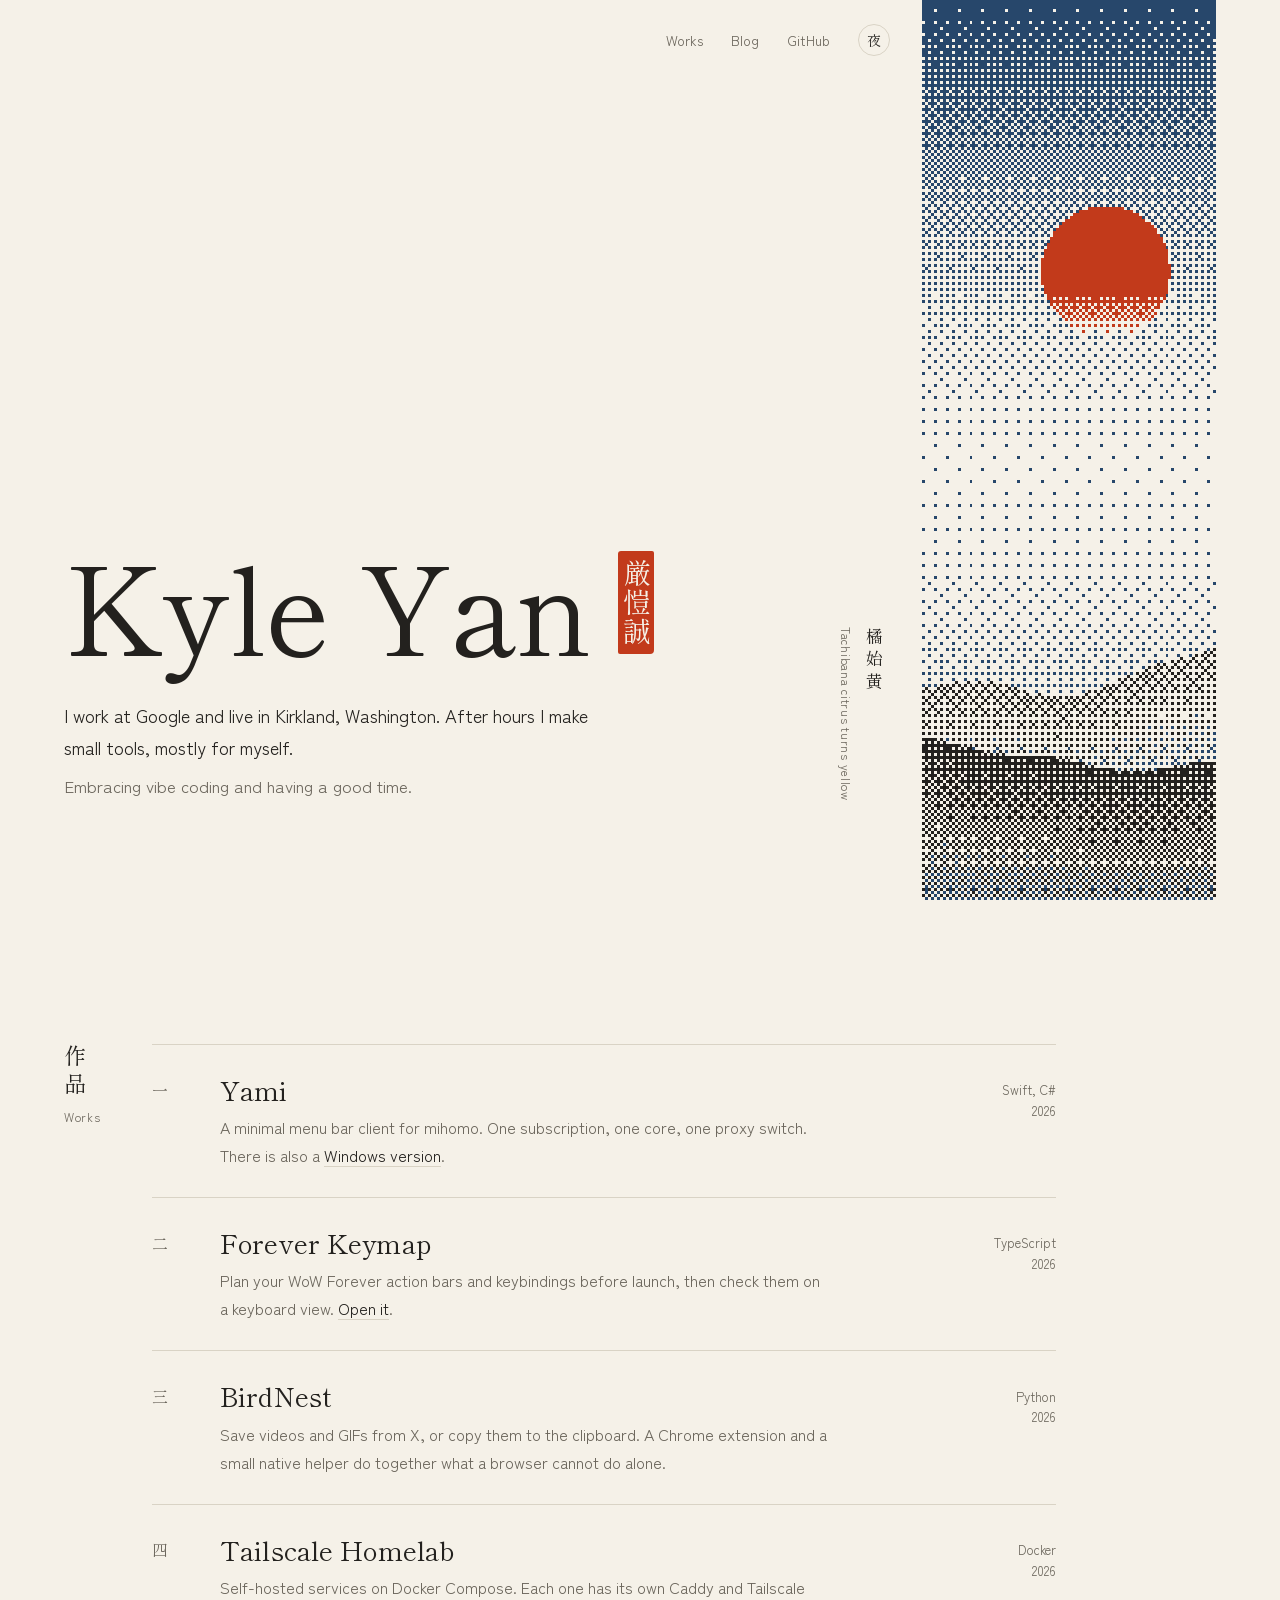
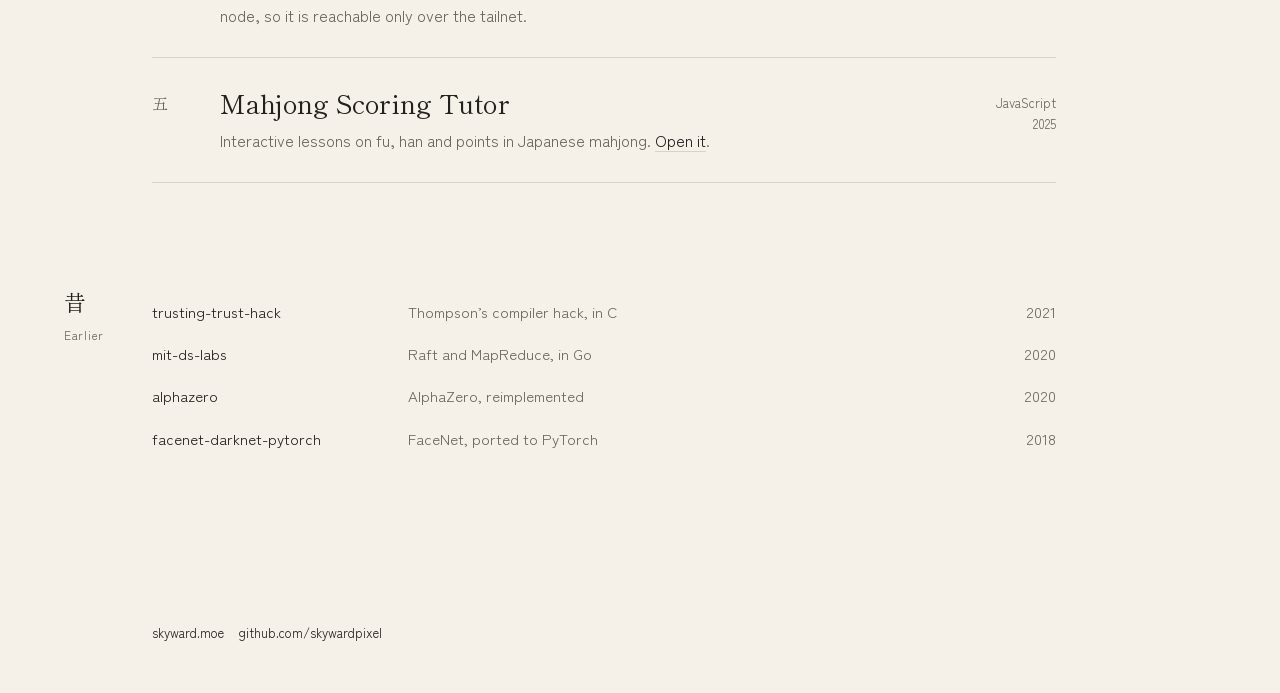
<file: index.html>
<!DOCTYPE html>
<html lang="en">
<head>
<meta charset="utf-8">
<meta name="viewport" content="width=device-width, initial-scale=1">
<title>Kyle Yan</title>
<meta name="description" content="Kyle Yan builds small, quiet tools. Based in Kirkland, Washington.">
<meta name="theme-color" content="#F5F1E8" media="(prefers-color-scheme: light)">
<meta name="theme-color" content="#14161B" media="(prefers-color-scheme: dark)">
<link rel="icon" href="favicon.svg" type="image/svg+xml">
<link rel="preload" href="fonts/shippori-mincho-400.woff2" as="font" type="font/woff2" crossorigin>
<script>
  // Runs before first paint so a saved theme never flashes.
  (function () {
    var saved = null;
    try { saved = localStorage.getItem("theme"); } catch (e) {}
    var dark = saved ? saved === "dark" : matchMedia("(prefers-color-scheme: dark)").matches;
    document.documentElement.dataset.theme = dark ? "dark" : "light";
  })();
</script>
<link rel="stylesheet" href="style.css">
</head>
<body>

<header class="top">
  <nav aria-label="Main">
    <a href="#works">Works</a>
    <a href="https://skyward.moe">Blog</a>
    <a href="https://github.com/skywardpixel">GitHub</a>
    <button id="theme" class="theme" type="button" aria-label="Switch to dark mode" hidden>
      <span lang="ja" aria-hidden="true">夜</span>
    </button>
  </nav>
</header>

<main id="top">
  <section class="hero">
    <div class="hero-text">
      <h1>Kyle Yan<span class="seal" lang="ja" aria-hidden="true">厳愷誠</span></h1>
      <p class="lede">I work at Google and live in Kirkland, Washington. After hours I make small tools, mostly for myself.</p>
      <p class="aside">Embracing vibe coding and having a good time.</p>
    </div>

    <p class="season" id="season" hidden>
      <span class="season-ja" lang="ja" id="season-ja"></span>
      <span class="season-en" id="season-en"></span>
    </p>

    <div class="sky" aria-hidden="true">
      <canvas id="sky"></canvas>
    </div>
  </section>

  <section class="works" id="works" aria-labelledby="works-title">
    <h2 id="works-title"><span lang="ja" class="tate" aria-hidden="true">作品</span><span class="en">Works</span></h2>

    <ol class="list">
      <li class="row">
        <span class="num" lang="ja" aria-hidden="true">一</span>
        <div>
          <h3><a href="https://github.com/skywardpixel/Yami">Yami</a></h3>
          <p>A minimal menu bar client for mihomo. One subscription, one core, one proxy switch. There is also a <a class="inner" href="https://github.com/skywardpixel/WinYami">Windows version</a>.</p>
        </div>
        <span class="meta"><span>Swift, C#</span> <span>2026</span></span>
      </li>
      <li class="row">
        <span class="num" lang="ja" aria-hidden="true">二</span>
        <div>
          <h3><a href="https://github.com/skywardpixel/forever-keymap">Forever Keymap</a></h3>
          <p>Plan your WoW Forever action bars and keybindings before launch, then check them on a keyboard view. <a class="inner" href="https://forever-keymap.kyleyan.workers.dev">Open it</a>.</p>
        </div>
        <span class="meta"><span>TypeScript</span> <span>2026</span></span>
      </li>
      <li class="row">
        <span class="num" lang="ja" aria-hidden="true">三</span>
        <div>
          <h3><a href="https://github.com/skywardpixel/BirdNest">BirdNest</a></h3>
          <p>Save videos and GIFs from X, or copy them to the clipboard. A Chrome extension and a small native helper do together what a browser cannot do alone.</p>
        </div>
        <span class="meta"><span>Python</span> <span>2026</span></span>
      </li>
      <li class="row">
        <span class="num" lang="ja" aria-hidden="true">四</span>
        <div>
          <h3><a href="https://github.com/skywardpixel/tailscale-homelab">Tailscale Homelab</a></h3>
          <p>Self-hosted services on Docker Compose. Each one has its own Caddy and Tailscale node, so it is reachable only over the tailnet.</p>
        </div>
        <span class="meta"><span>Docker</span> <span>2026</span></span>
      </li>
      <li class="row">
        <span class="num" lang="ja" aria-hidden="true">五</span>
        <div>
          <h3><a href="https://github.com/skywardpixel/mahjong-scoring-tutor">Mahjong Scoring Tutor</a></h3>
          <p>Interactive lessons on fu, han and points in Japanese mahjong. <a class="inner" href="https://skywardpixel.github.io/mahjong-scoring-tutor/">Open it</a>.</p>
        </div>
        <span class="meta"><span>JavaScript</span> <span>2025</span></span>
      </li>
    </ol>

    <h2 class="earlier-title"><span lang="ja" class="tate" aria-hidden="true">昔</span><span class="en">Earlier</span></h2>
    <ul class="earlier">
      <li><a href="https://github.com/skywardpixel/trusting-trust-hack">trusting-trust-hack</a><span>Thompson’s compiler hack, in C</span><span class="year">2021</span></li>
      <li><a href="https://github.com/skywardpixel/mit-ds-labs">mit-ds-labs</a><span>Raft and MapReduce, in Go</span><span class="year">2020</span></li>
      <li><a href="https://github.com/skywardpixel/alphazero">alphazero</a><span>AlphaZero, reimplemented</span><span class="year">2020</span></li>
      <li><a href="https://github.com/skywardpixel/facenet-darknet-pytorch">facenet-darknet-pytorch</a><span>FaceNet, ported to PyTorch</span><span class="year">2018</span></li>
    </ul>
  </section>
</main>

<footer class="foot">
  <p><a href="https://skyward.moe">skyward.moe</a> &ensp; <a href="https://github.com/skywardpixel">github.com/skywardpixel</a></p>
</footer>

<script src="main.js"></script>
</body>
</html>
</file>
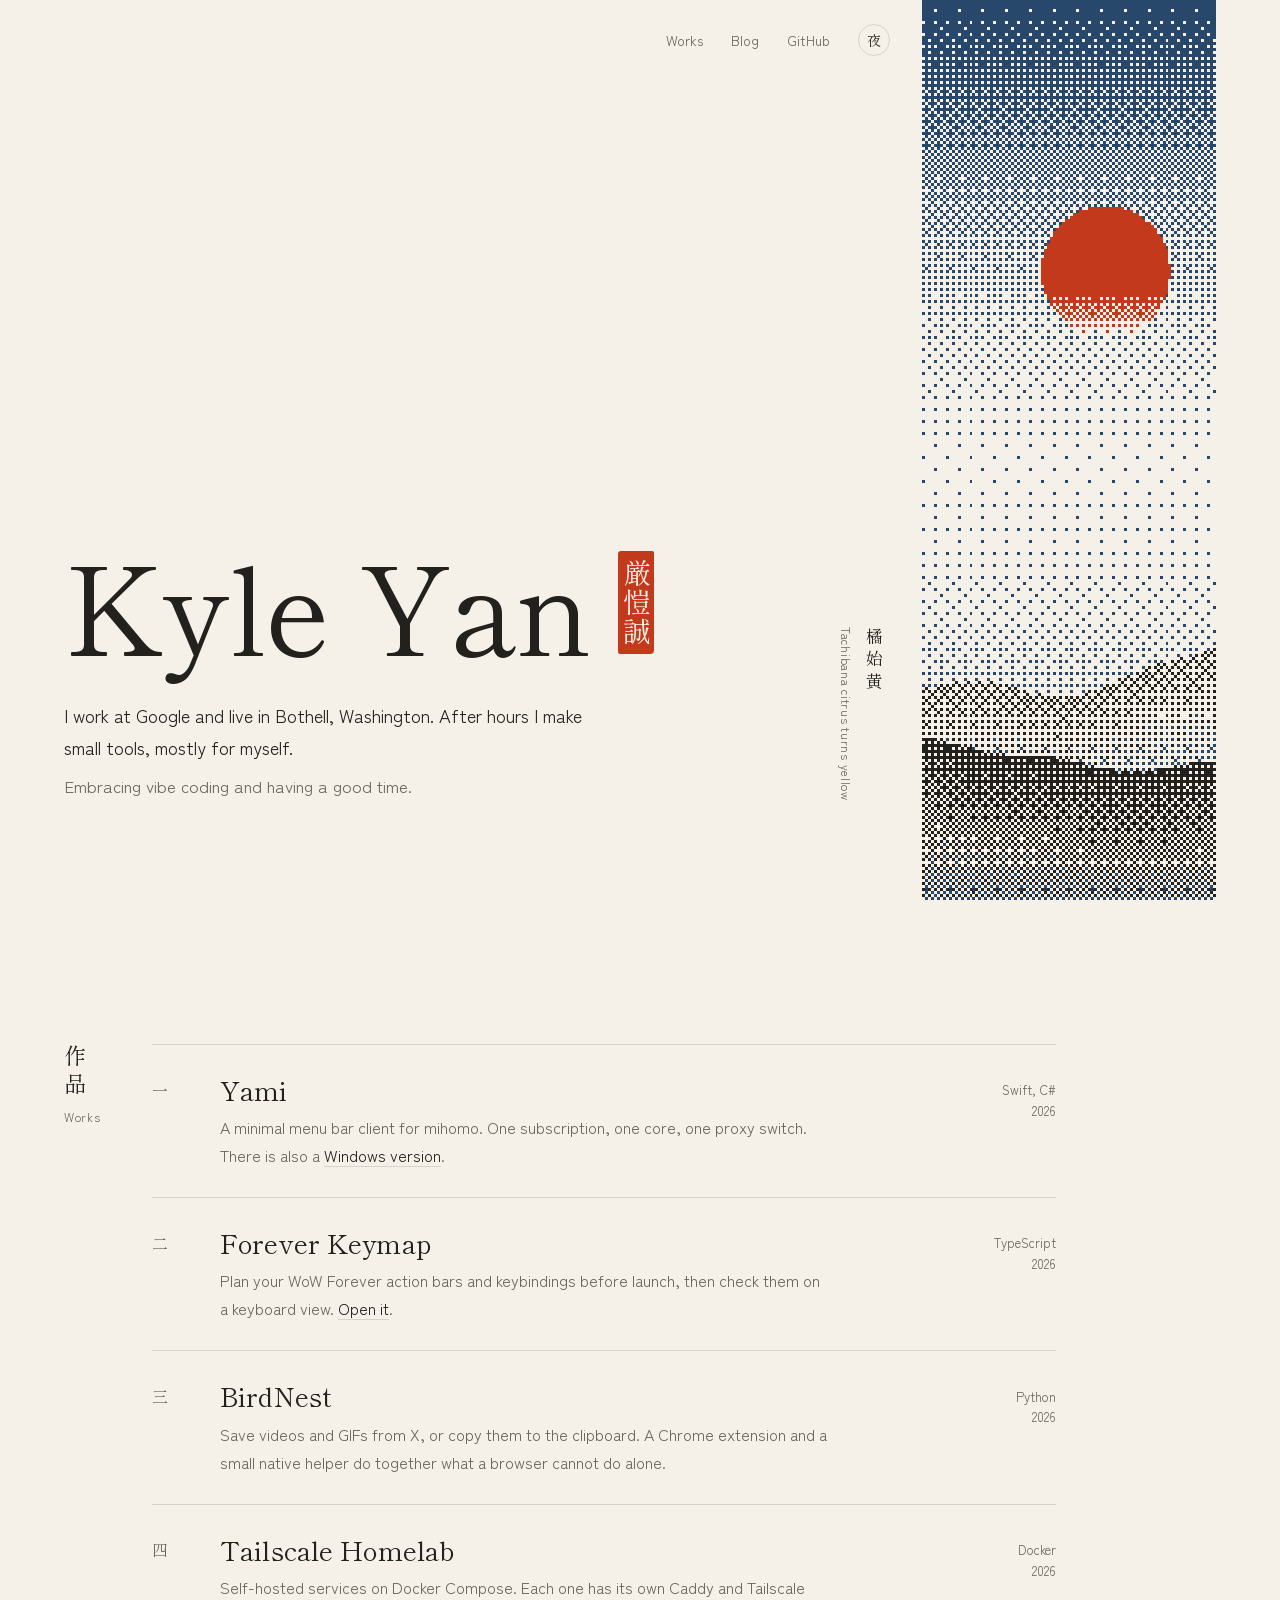
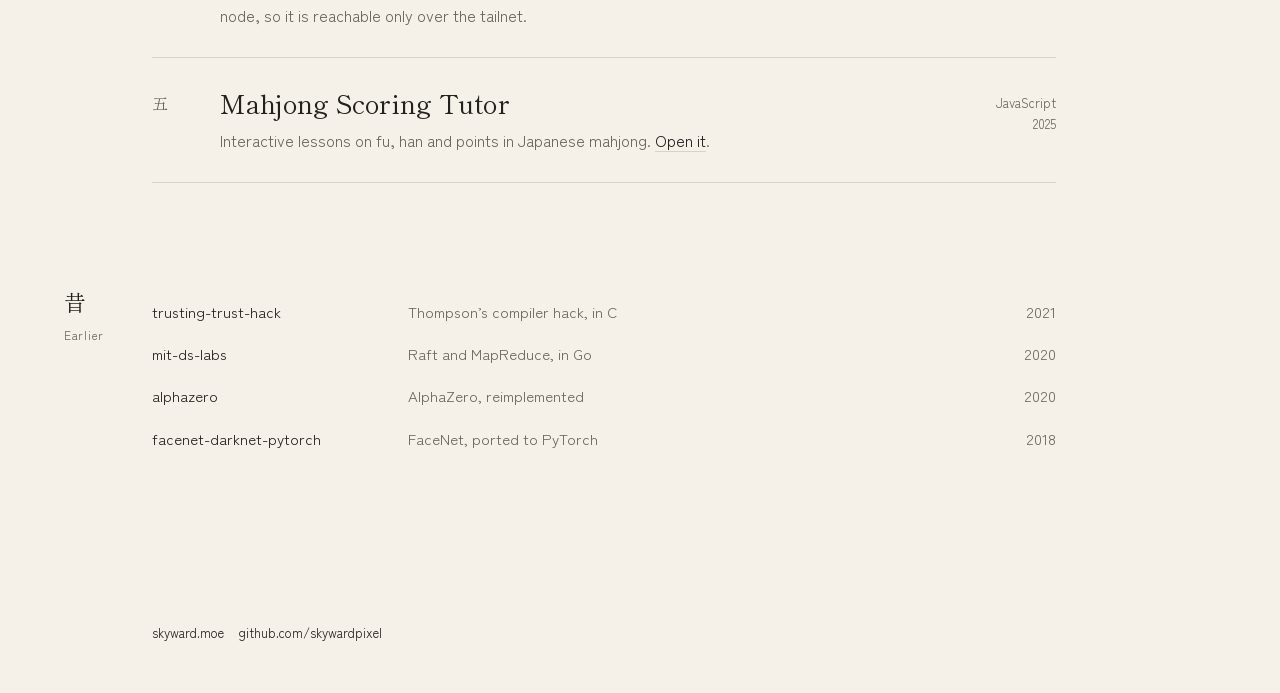
<file: public/index.html>
<!DOCTYPE html>
<html lang="en">
<head>
<meta charset="utf-8">
<meta name="viewport" content="width=device-width, initial-scale=1">
<title>Kyle Yan</title>
<meta name="description" content="Kyle Yan builds small, quiet tools. Based in Bothell, Washington.">
<meta name="theme-color" content="#F5F1E8" media="(prefers-color-scheme: light)">
<meta name="theme-color" content="#14161B" media="(prefers-color-scheme: dark)">
<link rel="icon" href="favicon.svg" type="image/svg+xml">
<link rel="preload" href="fonts/shippori-mincho-400.woff2" as="font" type="font/woff2" crossorigin>
<script>
  // Runs before first paint so a saved theme never flashes.
  (function () {
    var saved = null;
    try { saved = localStorage.getItem("theme"); } catch (e) {}
    var dark = saved ? saved === "dark" : matchMedia("(prefers-color-scheme: dark)").matches;
    document.documentElement.dataset.theme = dark ? "dark" : "light";
  })();
</script>
<link rel="stylesheet" href="style.css">
</head>
<body>

<header class="top">
  <nav aria-label="Main">
    <a href="#works">Works</a>
    <a href="https://skyward.moe">Blog</a>
    <a href="https://github.com/skywardpixel">GitHub</a>
    <button id="theme" class="theme" type="button" aria-label="Switch to dark mode" hidden>
      <span lang="ja" aria-hidden="true">夜</span>
    </button>
  </nav>
</header>

<main id="top">
  <section class="hero">
    <div class="hero-text">
      <h1>Kyle Yan<span class="seal" lang="ja" aria-hidden="true">厳愷誠</span></h1>
      <p class="lede">I work at Google and live in Bothell, Washington. After hours I make small tools, mostly for myself.</p>
      <p class="aside">Embracing vibe coding and having a good time.</p>
    </div>

    <p class="season" id="season" hidden>
      <span class="season-ja" lang="ja" id="season-ja"></span>
      <span class="season-en" id="season-en"></span>
    </p>

    <div class="sky" aria-hidden="true">
      <canvas id="sky"></canvas>
    </div>
  </section>

  <section class="works" id="works" aria-labelledby="works-title">
    <h2 id="works-title"><span lang="ja" class="tate" aria-hidden="true">作品</span><span class="en">Works</span></h2>

    <ol class="list">
      <li class="row">
        <span class="num" lang="ja" aria-hidden="true">一</span>
        <div>
          <h3><a href="https://github.com/skywardpixel/Yami">Yami</a></h3>
          <p>A minimal menu bar client for mihomo. One subscription, one core, one proxy switch. There is also a <a class="inner" href="https://github.com/skywardpixel/WinYami">Windows version</a>.</p>
        </div>
        <span class="meta"><span>Swift, C#</span> <span>2026</span></span>
      </li>
      <li class="row">
        <span class="num" lang="ja" aria-hidden="true">二</span>
        <div>
          <h3><a href="https://github.com/skywardpixel/forever-keymap">Forever Keymap</a></h3>
          <p>Plan your WoW Forever action bars and keybindings before launch, then check them on a keyboard view. <a class="inner" href="https://forever-keymap.kyleyan.workers.dev">Open it</a>.</p>
        </div>
        <span class="meta"><span>TypeScript</span> <span>2026</span></span>
      </li>
      <li class="row">
        <span class="num" lang="ja" aria-hidden="true">三</span>
        <div>
          <h3><a href="https://github.com/skywardpixel/BirdNest">BirdNest</a></h3>
          <p>Save videos and GIFs from X, or copy them to the clipboard. A Chrome extension and a small native helper do together what a browser cannot do alone.</p>
        </div>
        <span class="meta"><span>Python</span> <span>2026</span></span>
      </li>
      <li class="row">
        <span class="num" lang="ja" aria-hidden="true">四</span>
        <div>
          <h3><a href="https://github.com/skywardpixel/tailscale-homelab">Tailscale Homelab</a></h3>
          <p>Self-hosted services on Docker Compose. Each one has its own Caddy and Tailscale node, so it is reachable only over the tailnet.</p>
        </div>
        <span class="meta"><span>Docker</span> <span>2026</span></span>
      </li>
      <li class="row">
        <span class="num" lang="ja" aria-hidden="true">五</span>
        <div>
          <h3><a href="https://github.com/skywardpixel/mahjong-scoring-tutor">Mahjong Scoring Tutor</a></h3>
          <p>Interactive lessons on fu, han and points in Japanese mahjong. <a class="inner" href="https://skywardpixel.github.io/mahjong-scoring-tutor/">Open it</a>.</p>
        </div>
        <span class="meta"><span>JavaScript</span> <span>2025</span></span>
      </li>
    </ol>

    <h2 class="earlier-title"><span lang="ja" class="tate" aria-hidden="true">昔</span><span class="en">Earlier</span></h2>
    <ul class="earlier">
      <li><a href="https://github.com/skywardpixel/trusting-trust-hack">trusting-trust-hack</a><span>Thompson’s compiler hack, in C</span><span class="year">2021</span></li>
      <li><a href="https://github.com/skywardpixel/mit-ds-labs">mit-ds-labs</a><span>Raft and MapReduce, in Go</span><span class="year">2020</span></li>
      <li><a href="https://github.com/skywardpixel/alphazero">alphazero</a><span>AlphaZero, reimplemented</span><span class="year">2020</span></li>
      <li><a href="https://github.com/skywardpixel/facenet-darknet-pytorch">facenet-darknet-pytorch</a><span>FaceNet, ported to PyTorch</span><span class="year">2018</span></li>
    </ul>
  </section>
</main>

<footer class="foot">
  <p><a href="https://skyward.moe">skyward.moe</a> &ensp; <a href="https://github.com/skywardpixel">github.com/skywardpixel</a></p>
</footer>

<script src="main.js"></script>
</body>
</html>
</file>
<file: style.css>
@font-face {
  font-family: "Shippori Mincho";
  src: url("fonts/shippori-mincho-400.woff2") format("woff2");
  font-weight: 400;
  font-display: swap;
}
@font-face {
  font-family: "Zen Kaku Gothic New";
  src: url("fonts/zen-kaku-gothic-new-400.woff2") format("woff2");
  font-weight: 400;
  font-display: swap;
}
@font-face {
  font-family: "Zen Kaku Gothic New";
  src: url("fonts/zen-kaku-gothic-new-500.woff2") format("woff2");
  font-weight: 500;
  font-display: swap;
}

:root {
  --paper: #f5f1e8;
  --ink: #23211e;
  --muted: #6b665c;
  --line: #d9d3c5;
  --shu: #c23a1b;
  --seal-ink: #f5f1e8;
  --sky-ink: #27476b;
  --ridge-ink: #23211e;
  --disc-ink: #c23a1b;

  --mincho: "Shippori Mincho", "Hiragino Mincho ProN", "Yu Mincho", "Noto Serif CJK JP", serif;
  --gothic: "Zen Kaku Gothic New", "Hiragino Sans", "Yu Gothic", "Noto Sans CJK JP", sans-serif;
  --edge: clamp(1.5rem, 5vw, 4.5rem);
  color-scheme: light;
}

/* Used only when JS has not set a theme. */
@media (prefers-color-scheme: dark) {
  :root:not([data-theme]) {
    --paper: #14161b; --ink: #e8e3d6; --muted: #9c978a; --line: #2d3037;
    --shu: #e8694a; --seal-ink: #14161b; --sky-ink: #3a5b84; --ridge-ink: #5b6069; --disc-ink: #e8e3d6;
    color-scheme: dark;
  }
}
:root[data-theme="dark"] {
  --paper: #14161b; --ink: #e8e3d6; --muted: #9c978a; --line: #2d3037;
  --shu: #e8694a; --seal-ink: #14161b; --sky-ink: #3a5b84; --ridge-ink: #5b6069; --disc-ink: #e8e3d6;
  color-scheme: dark;
}

*, *::before, *::after { box-sizing: border-box; }

html {
  background: var(--paper);
  scroll-behavior: smooth;
  -webkit-text-size-adjust: 100%;
}

body {
  margin: 0;
  background: var(--paper);
  color: var(--ink);
  font: 400 1.0625rem/1.75 var(--gothic);
  font-feature-settings: "palt";
  -webkit-font-smoothing: antialiased;
  transition: background-color .5s ease, color .5s ease;
}

h1, h2, h3, p, ol, ul { margin: 0; padding: 0; font-weight: 400; }
ol, ul { list-style: none; }

a { color: inherit; text-decoration: none; }
:focus-visible { outline: 2px solid var(--shu); outline-offset: 3px; }

.tate {
  writing-mode: vertical-rl;
  font-family: var(--mincho);
  letter-spacing: .3em;
  line-height: 1;
}

/* Top line. It floats over the hero so the page opens on empty paper. */
.top {
  position: absolute;
  inset: 0 0 auto 0;
  z-index: 2;
  display: flex;
  justify-content: flex-end;
  align-items: center;
  padding: 1.5rem var(--edge);
  /* Stop short of the sky panel. */
  padding-right: calc(var(--edge) + var(--sky-w) + 2rem);
  font-size: .875rem;
  --sky-w: clamp(220px, 23vw, 340px);
}
.top nav { display: flex; align-items: center; gap: 1.75rem; color: var(--muted); }
.top nav a { transition: color .2s; }
.top nav a:hover { color: var(--shu); }

.theme {
  width: 2rem; height: 2rem;
  padding: 0;
  border: 1px solid var(--line);
  border-radius: 50%;
  background: none;
  color: var(--ink);
  font: 400 .875rem/1 var(--mincho);
  cursor: pointer;
  transition: border-color .2s, color .2s;
}
.theme:hover { border-color: var(--shu); color: var(--shu); }

/* Hero: text low on the left, wide empty paper above it, and a hanging-scroll
   sky on the right that runs off the top of the page. */
.hero {
  --sky-w: clamp(220px, 23vw, 340px);
  min-height: 100svh;
  display: grid;
  grid-template-columns: minmax(0, 1fr) auto var(--sky-w);
  column-gap: clamp(1.5rem, 3vw, 3rem);
  padding: 0 var(--edge);
}

.hero-text {
  align-self: end;
  padding-bottom: clamp(3rem, 11vh, 7rem);
  max-width: 34rem;
}

h1 {
  font: 400 clamp(3.5rem, 9.5vw, 8rem)/1 var(--mincho);
  letter-spacing: -.01em;
  white-space: nowrap;
}

.seal {
  /* A tall name seal, sized in its own em: a quarter of the heading. */
  display: inline-block;
  writing-mode: vertical-rl;
  font-size: .23em;
  margin-left: .95em;
  padding: .28em .14em;
  vertical-align: .05em;
  background: var(--shu);
  color: var(--seal-ink);
  border-radius: 3px 2px 4px 2px;
  line-height: 1;
  letter-spacing: .04em;
  white-space: nowrap;
}

.lede {
  margin-top: 2.25rem;
  font-size: 1.125rem;
}
.aside { margin-top: .5rem; color: var(--muted); }

.season {
  display: flex;
  flex-direction: row-reverse;
  align-items: flex-start;
  gap: .9rem;
  align-self: end;
  padding-bottom: clamp(3rem, 11vh, 7rem);
}
.season[hidden] { display: none; }
.season-ja {
  writing-mode: vertical-rl;
  font: 400 1.0625rem/1 var(--mincho);
  letter-spacing: .32em;
}
.season-en {
  writing-mode: vertical-rl;
  color: var(--muted);
  font-size: .75rem;
  line-height: 1;
  letter-spacing: .06em;
}

.sky { position: relative; min-height: 100%; }
.sky canvas {
  position: absolute;
  inset: 0;
  width: 100%; height: 100%;
  image-rendering: pixelated;
  animation: develop 1.6s ease both;
}
@keyframes develop { from { opacity: 0; } }

/* Works */
.works {
  display: grid;
  grid-template-columns: 5.5rem minmax(0, 1fr);
  row-gap: clamp(5rem, 12vh, 8rem);
  max-width: 70rem;
  padding: clamp(5rem, 16vh, 10rem) var(--edge) 0;
}
.works h2 {
  display: flex;
  flex-direction: column;
  align-items: flex-start;
  gap: .6rem;
  font-size: 1.375rem;
}
.works h2 .en {
  color: var(--muted);
  font: 400 .75rem/1 var(--gothic);
  letter-spacing: .06em;
}

.row {
  display: grid;
  grid-template-columns: 3.25rem minmax(0, 1fr) 6.5rem;
  gap: 0 1rem;
  padding: 1.75rem 0;
  border-top: 1px solid var(--line);
}
.row:last-child { border-bottom: 1px solid var(--line); }

.num {
  padding-top: .3rem;
  color: var(--muted);
  font: 400 1rem/1.5 var(--mincho);
}
.row h3 {
  font: 400 1.625rem/1.3 var(--mincho);
  letter-spacing: .005em;
}
.row h3 a { transition: color .2s; }
.row:hover h3 a, .row h3 a:focus-visible { color: var(--shu); }
.row p {
  margin-top: .4rem;
  max-width: 38rem;
  color: var(--muted);
  font-size: 1rem;
}
.inner {
  color: var(--ink);
  text-decoration: underline;
  text-decoration-color: var(--line);
  text-decoration-thickness: 1px;
  text-underline-offset: .22em;
  transition: text-decoration-color .2s;
}
.inner:hover { text-decoration-color: var(--shu); }

.meta {
  padding-top: .45rem;
  text-align: right;
  color: var(--muted);
  font-size: .8125rem;
  line-height: 1.6;
}

.meta span { display: block; }

.earlier li {
  display: grid;
  grid-template-columns: minmax(0, 15rem) minmax(0, 1fr) 3rem;
  gap: 0 1rem;
  padding: .5rem 0;
  font-size: .9375rem;
  color: var(--muted);
}
.earlier a { color: var(--ink); transition: color .2s; }
.earlier a:hover { color: var(--shu); }
.earlier .year { text-align: right; }

.foot {
  max-width: 70rem;
  margin-top: clamp(6rem, 18vh, 11rem);
  padding: 0 var(--edge) 3rem;
  padding-left: calc(var(--edge) + 5.5rem);
  color: var(--muted);
  font-size: .8125rem;
}
.foot a { color: var(--ink); white-space: nowrap; }
.foot a:hover { color: var(--shu); }

/* Narrow screens: the scroll becomes a short band on top of the page. */
@media (max-width: 760px) {
  .top { padding-right: var(--edge); }
  .hero {
    display: flex;
    flex-direction: column;
    min-height: 0;
    padding: 5rem 0 0;
  }
  .sky { order: -1; height: 44svh; min-height: 0; }
  .hero-text { padding: 2.5rem var(--edge) 0; align-self: auto; }
  .season {
    align-self: auto;
    flex-direction: column;
    gap: .4rem;
    padding: 2rem var(--edge) 0;
  }
  .season-ja, .season-en { writing-mode: horizontal-tb; }
  .season-en { line-height: 1.4; }

  .works { grid-template-columns: minmax(0, 1fr); row-gap: 1.5rem; }
  .works h2 { flex-direction: row; align-items: baseline; gap: .75rem; }
  .works h2 .tate { writing-mode: horizontal-tb; }
  .earlier-title { margin-top: 2.5rem; }
  .row { grid-template-columns: 2rem minmax(0, 1fr); }
  .meta { grid-column: 2; text-align: left; padding-top: .6rem; }
  .meta span { display: inline; }
  .meta span + span { margin-left: .75em; }
  .earlier li { grid-template-columns: minmax(0, 1fr) 3rem; }
  .earlier li span:not(.year) { grid-column: 1; grid-row: 2; }
  .earlier .year { grid-column: 2; grid-row: 1; }
  .foot { padding-left: var(--edge); }
}

@media (prefers-reduced-motion: reduce) {
  html { scroll-behavior: auto; }
  body { transition: none; }
  .sky canvas { animation: none; }
}
</file>
<file: public/style.css>
@font-face {
  font-family: "Shippori Mincho";
  src: url("fonts/shippori-mincho-400.woff2") format("woff2");
  font-weight: 400;
  font-display: swap;
}
@font-face {
  font-family: "Zen Kaku Gothic New";
  src: url("fonts/zen-kaku-gothic-new-400.woff2") format("woff2");
  font-weight: 400;
  font-display: swap;
}
@font-face {
  font-family: "Zen Kaku Gothic New";
  src: url("fonts/zen-kaku-gothic-new-500.woff2") format("woff2");
  font-weight: 500;
  font-display: swap;
}

:root {
  --paper: #f5f1e8;
  --ink: #23211e;
  --muted: #6b665c;
  --line: #d9d3c5;
  --shu: #c23a1b;
  --seal-ink: #f5f1e8;
  --sky-ink: #27476b;
  --ridge-ink: #23211e;
  --disc-ink: #c23a1b;

  --mincho: "Shippori Mincho", "Hiragino Mincho ProN", "Yu Mincho", "Noto Serif CJK JP", serif;
  --gothic: "Zen Kaku Gothic New", "Hiragino Sans", "Yu Gothic", "Noto Sans CJK JP", sans-serif;
  --edge: clamp(1.5rem, 5vw, 4.5rem);
  color-scheme: light;
}

/* Used only when JS has not set a theme. */
@media (prefers-color-scheme: dark) {
  :root:not([data-theme]) {
    --paper: #14161b; --ink: #e8e3d6; --muted: #9c978a; --line: #2d3037;
    --shu: #e8694a; --seal-ink: #14161b; --sky-ink: #3a5b84; --ridge-ink: #5b6069; --disc-ink: #e8e3d6;
    color-scheme: dark;
  }
}
:root[data-theme="dark"] {
  --paper: #14161b; --ink: #e8e3d6; --muted: #9c978a; --line: #2d3037;
  --shu: #e8694a; --seal-ink: #14161b; --sky-ink: #3a5b84; --ridge-ink: #5b6069; --disc-ink: #e8e3d6;
  color-scheme: dark;
}

*, *::before, *::after { box-sizing: border-box; }

html {
  background: var(--paper);
  scroll-behavior: smooth;
  -webkit-text-size-adjust: 100%;
}

body {
  margin: 0;
  background: var(--paper);
  color: var(--ink);
  font: 400 1.0625rem/1.75 var(--gothic);
  font-feature-settings: "palt";
  -webkit-font-smoothing: antialiased;
  transition: background-color .5s ease, color .5s ease;
}

h1, h2, h3, p, ol, ul { margin: 0; padding: 0; font-weight: 400; }
ol, ul { list-style: none; }

a { color: inherit; text-decoration: none; }
:focus-visible { outline: 2px solid var(--shu); outline-offset: 3px; }

.tate {
  writing-mode: vertical-rl;
  font-family: var(--mincho);
  letter-spacing: .3em;
  line-height: 1;
}

/* Top line. It floats over the hero so the page opens on empty paper. */
.top {
  position: absolute;
  inset: 0 0 auto 0;
  z-index: 2;
  display: flex;
  justify-content: flex-end;
  align-items: center;
  padding: 1.5rem var(--edge);
  /* Stop short of the sky panel. */
  padding-right: calc(var(--edge) + var(--sky-w) + 2rem);
  font-size: .875rem;
  --sky-w: clamp(220px, 23vw, 340px);
}
.top nav { display: flex; align-items: center; gap: 1.75rem; color: var(--muted); }
.top nav a { transition: color .2s; }
.top nav a:hover { color: var(--shu); }

.theme {
  width: 2rem; height: 2rem;
  padding: 0;
  border: 1px solid var(--line);
  border-radius: 50%;
  background: none;
  color: var(--ink);
  font: 400 .875rem/1 var(--mincho);
  cursor: pointer;
  transition: border-color .2s, color .2s;
}
.theme:hover { border-color: var(--shu); color: var(--shu); }

/* Hero: text low on the left, wide empty paper above it, and a hanging-scroll
   sky on the right that runs off the top of the page. */
.hero {
  --sky-w: clamp(220px, 23vw, 340px);
  min-height: 100svh;
  display: grid;
  grid-template-columns: minmax(0, 1fr) auto var(--sky-w);
  column-gap: clamp(1.5rem, 3vw, 3rem);
  padding: 0 var(--edge);
}

.hero-text {
  align-self: end;
  padding-bottom: clamp(3rem, 11vh, 7rem);
  max-width: 34rem;
}

h1 {
  font: 400 clamp(3.5rem, 9.5vw, 8rem)/1 var(--mincho);
  letter-spacing: -.01em;
  white-space: nowrap;
}

.seal {
  /* A tall name seal, sized in its own em: a quarter of the heading. */
  display: inline-block;
  writing-mode: vertical-rl;
  font-size: .23em;
  margin-left: .95em;
  padding: .28em .14em;
  vertical-align: .05em;
  background: var(--shu);
  color: var(--seal-ink);
  border-radius: 3px 2px 4px 2px;
  line-height: 1;
  letter-spacing: .04em;
  white-space: nowrap;
}

.lede {
  margin-top: 2.25rem;
  font-size: 1.125rem;
}
.aside { margin-top: .5rem; color: var(--muted); }

.season {
  display: flex;
  flex-direction: row-reverse;
  align-items: flex-start;
  gap: .9rem;
  align-self: end;
  padding-bottom: clamp(3rem, 11vh, 7rem);
}
.season[hidden] { display: none; }
.season-ja {
  writing-mode: vertical-rl;
  font: 400 1.0625rem/1 var(--mincho);
  letter-spacing: .32em;
}
.season-en {
  writing-mode: vertical-rl;
  color: var(--muted);
  font-size: .75rem;
  line-height: 1;
  letter-spacing: .06em;
}

.sky { position: relative; min-height: 100%; }
.sky canvas {
  position: absolute;
  inset: 0;
  width: 100%; height: 100%;
  image-rendering: pixelated;
  animation: develop 1.6s ease both;
}
@keyframes develop { from { opacity: 0; } }

/* Works */
.works {
  display: grid;
  grid-template-columns: 5.5rem minmax(0, 1fr);
  row-gap: clamp(5rem, 12vh, 8rem);
  max-width: 70rem;
  padding: clamp(5rem, 16vh, 10rem) var(--edge) 0;
}
.works h2 {
  display: flex;
  flex-direction: column;
  align-items: flex-start;
  gap: .6rem;
  font-size: 1.375rem;
}
.works h2 .en {
  color: var(--muted);
  font: 400 .75rem/1 var(--gothic);
  letter-spacing: .06em;
}

.row {
  display: grid;
  grid-template-columns: 3.25rem minmax(0, 1fr) 6.5rem;
  gap: 0 1rem;
  padding: 1.75rem 0;
  border-top: 1px solid var(--line);
}
.row:last-child { border-bottom: 1px solid var(--line); }

.num {
  padding-top: .3rem;
  color: var(--muted);
  font: 400 1rem/1.5 var(--mincho);
}
.row h3 {
  font: 400 1.625rem/1.3 var(--mincho);
  letter-spacing: .005em;
}
.row h3 a { transition: color .2s; }
.row:hover h3 a, .row h3 a:focus-visible { color: var(--shu); }
.row p {
  margin-top: .4rem;
  max-width: 38rem;
  color: var(--muted);
  font-size: 1rem;
}
.inner {
  color: var(--ink);
  text-decoration: underline;
  text-decoration-color: var(--line);
  text-decoration-thickness: 1px;
  text-underline-offset: .22em;
  transition: text-decoration-color .2s;
}
.inner:hover { text-decoration-color: var(--shu); }

.meta {
  padding-top: .45rem;
  text-align: right;
  color: var(--muted);
  font-size: .8125rem;
  line-height: 1.6;
}

.meta span { display: block; }

.earlier li {
  display: grid;
  grid-template-columns: minmax(0, 15rem) minmax(0, 1fr) 3rem;
  gap: 0 1rem;
  padding: .5rem 0;
  font-size: .9375rem;
  color: var(--muted);
}
.earlier a { color: var(--ink); transition: color .2s; }
.earlier a:hover { color: var(--shu); }
.earlier .year { text-align: right; }

.foot {
  max-width: 70rem;
  margin-top: clamp(6rem, 18vh, 11rem);
  padding: 0 var(--edge) 3rem;
  padding-left: calc(var(--edge) + 5.5rem);
  color: var(--muted);
  font-size: .8125rem;
}
.foot a { color: var(--ink); white-space: nowrap; }
.foot a:hover { color: var(--shu); }

/* Narrow screens: the scroll becomes a short band on top of the page. */
@media (max-width: 760px) {
  .top { padding-right: var(--edge); }
  .hero {
    display: flex;
    flex-direction: column;
    min-height: 0;
    padding: 5rem 0 0;
  }
  .sky { order: -1; height: 44svh; min-height: 0; }
  .hero-text { padding: 2.5rem var(--edge) 0; align-self: auto; }
  .season {
    align-self: auto;
    flex-direction: column;
    gap: .4rem;
    padding: 2rem var(--edge) 0;
  }
  .season-ja, .season-en { writing-mode: horizontal-tb; }
  .season-en { line-height: 1.4; }

  .works { grid-template-columns: minmax(0, 1fr); row-gap: 1.5rem; }
  .works h2 { flex-direction: row; align-items: baseline; gap: .75rem; }
  .works h2 .tate { writing-mode: horizontal-tb; }
  .earlier-title { margin-top: 2.5rem; }
  .row { grid-template-columns: 2rem minmax(0, 1fr); }
  .meta { grid-column: 2; text-align: left; padding-top: .6rem; }
  .meta span { display: inline; }
  .meta span + span { margin-left: .75em; }
  .earlier li { grid-template-columns: minmax(0, 1fr) 3rem; }
  .earlier li span:not(.year) { grid-column: 1; grid-row: 2; }
  .earlier .year { grid-column: 2; grid-row: 1; }
  .foot { padding-left: var(--edge); }
}

@media (prefers-reduced-motion: reduce) {
  html { scroll-behavior: auto; }
  body { transition: none; }
  .sky canvas { animation: none; }
}
</file>
